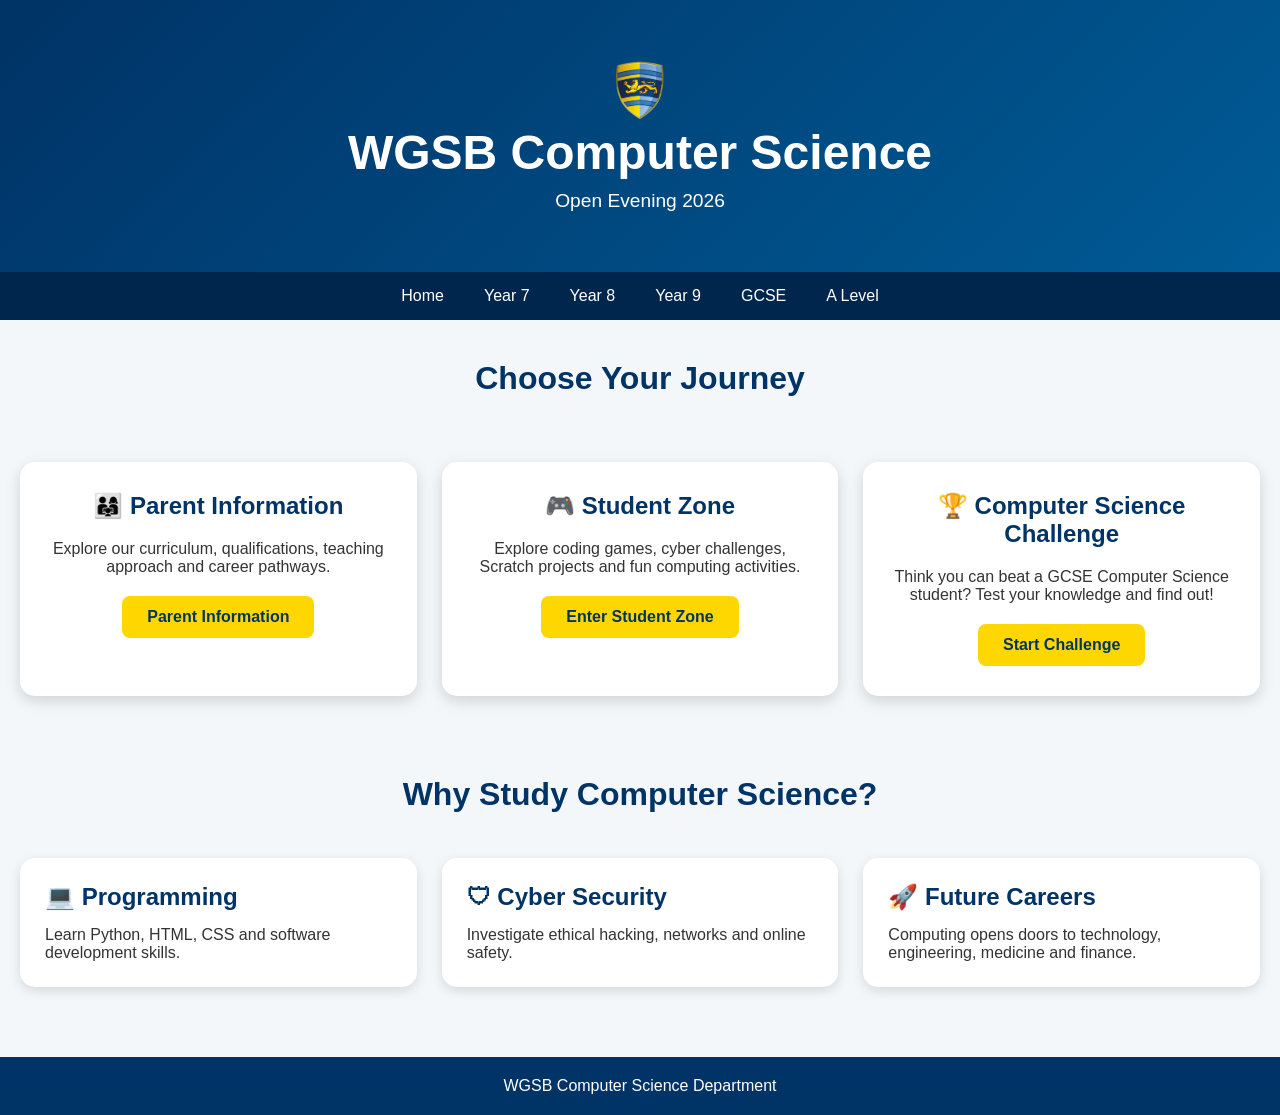
<file: index.html>
<!DOCTYPE html>
<html lang="en">
<head>
    <title>WGSB Computer Science</title>
    <meta charset="UTF-8">
    <link rel="stylesheet" href="mainstyle.css">
</head>
<body>
<header class="hero">
	<img src="Transparent shield high res.PNG" width="50"> 
	<h1>WGSB Computer Science</h1>
    <p>Open Evening 2026</p>
</header>

<nav class="navbar">
    <ul class="nav-list">
        <li><a href="index.html">Home</a></li>
        <li><a href="Key-Stage-3-7.html">Year 7</a></li>
        <li><a href="Key-Stage-3-8.html">Year 8</a></li>
        <li><a href="Key-Stage-3-9.html">Year 9</a></li>
		<li><a href="Key-Stage-4.html">GCSE</a></li>
        <li><a href="Key-Stage-5.html">A Level</a></li>
    </ul>
</nav>

<h2 class="section-title">Choose Your Journey</h2>

<div class="portal-container">

    <!-- Parent Area -->

    <div class="portal">

        <h2>👨‍👩‍👧 Parent Information</h2>

        <p>
            Explore our curriculum, qualifications,
            teaching approach and career pathways.
        </p>

        <a href="Key-Stage-3-7.html" class="btn">
            Parent Information
        </a>

    </div>

    <!-- Student Area -->

    <div class="portal">

        <h2>🎮 Student Zone</h2>

        <p>
            Explore coding games, cyber challenges,
            Scratch projects and fun computing activities.
        </p>

        <a href="Student-Zone.html" class="btn">
            Enter Student Zone
        </a>

    </div>

    <!-- Coding Challenge -->

    <div class="portal">

        <h2>🏆 Computer Science Challenge</h2>

        <p>
            Think you can beat a GCSE Computer Science
            student? Test your knowledge and find out!
        </p>

        <a href="coding-challenge.html" class="btn">
            Start Challenge
        </a>

    </div>

</div>

<section>

<h2 class="section-title">Why Study Computer Science?</h2>

<div class="card-container">

<div class="card">
<h2>💻 Programming</h2>
<p>Learn Python, HTML, CSS and software development skills.</p>
</div>

<div class="card">
<h2>🛡 Cyber Security</h2>
<p>Investigate ethical hacking, networks and online safety.</p>
</div>

<div class="card">
<h2>🚀 Future Careers</h2>
<p>Computing opens doors to technology, engineering, medicine and finance.</p>
</div>

</div>

</section>

<footer>
WGSB Computer Science Department
</footer>

</body>
</html>
</file>
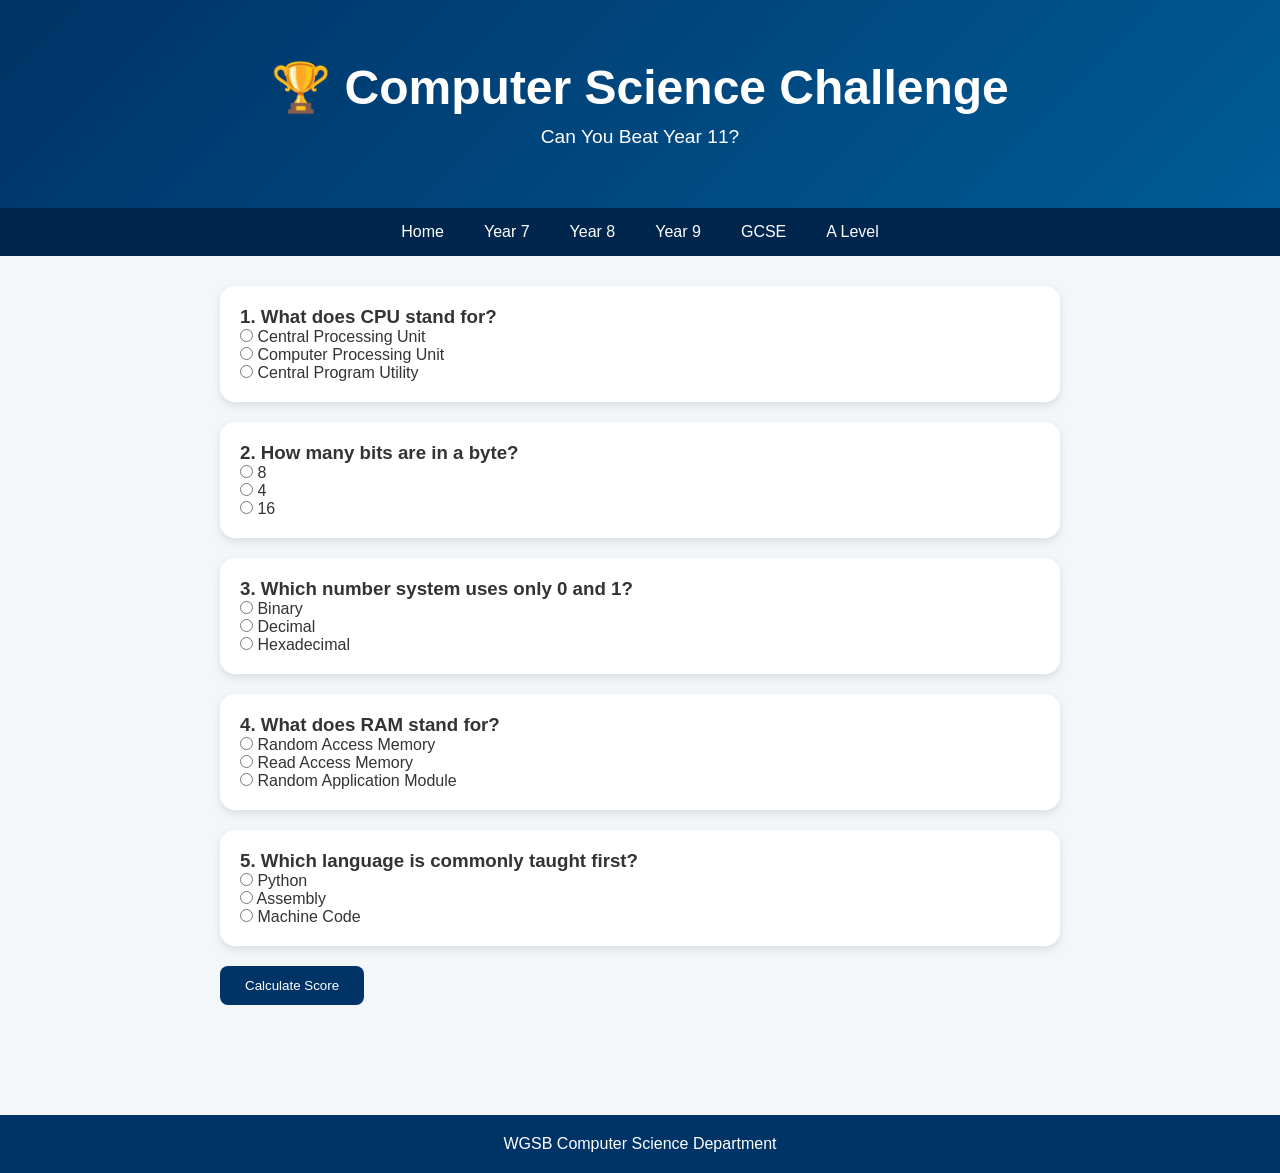
<file: coding-challenge.html>
<!DOCTYPE html>
<html lang="en">
<head>
<meta charset="UTF-8">
<title>WGSB Computer Science</title>
<link rel="stylesheet" href="mainstyle.css">

<style>

.quiz-container{
max-width:900px;
margin:auto;
padding:30px;
}

.question{
background:white;
padding:20px;
margin-bottom:20px;
border-radius:15px;
box-shadow:0 4px 10px rgba(0,0,0,.1);
}

button{
background:#003366;
color:white;
padding:12px 25px;
border:none;
border-radius:8px;
cursor:pointer;
}

button:hover{
background:#005b96;
}

#result{
font-size:2rem;
text-align:center;
margin-top:30px;
font-weight:bold;
}

</style>

</head>

<body>
<header class="hero">
<h1>🏆 Computer Science Challenge</h1>
<p>Can You Beat Year 11?</p>
</header>

<nav class="navbar">
    <ul class="nav-list">
        <li><a href="index.html">Home</a></li>
        <li><a href="Key-Stage-3-7.html">Year 7</a></li>
        <li><a href="Key-Stage-3-8.html">Year 8</a></li>
        <li><a href="Key-Stage-3-9.html">Year 9</a></li>
		<li><a href="Key-Stage-4.html">GCSE</a></li>
        <li><a href="Key-Stage-5.html">A Level</a></li>
    </ul>
</nav>

<div class="quiz-container">

<form id="quiz">

<div class="question">
<h3>1. What does CPU stand for?</h3>

<label><input type="radio" name="q1" value="1"> Central Processing Unit</label><br>
<label><input type="radio" name="q1" value="0"> Computer Processing Unit</label><br>
<label><input type="radio" name="q1" value="0"> Central Program Utility</label>

</div>

<div class="question">
<h3>2. How many bits are in a byte?</h3>

<label><input type="radio" name="q2" value="1"> 8</label><br>
<label><input type="radio" name="q2" value="0"> 4</label><br>
<label><input type="radio" name="q2" value="0"> 16</label>

</div>

<div class="question">
<h3>3. Which number system uses only 0 and 1?</h3>

<label><input type="radio" name="q3" value="1"> Binary</label><br>
<label><input type="radio" name="q3" value="0"> Decimal</label><br>
<label><input type="radio" name="q3" value="0"> Hexadecimal</label>

</div>

<div class="question">
<h3>4. What does RAM stand for?</h3>

<label><input type="radio" name="q4" value="1"> Random Access Memory</label><br>
<label><input type="radio" name="q4" value="0"> Read Access Memory</label><br>
<label><input type="radio" name="q4" value="0"> Random Application Module</label>

</div>

<div class="question">
<h3>5. Which language is commonly taught first?</h3>

<label><input type="radio" name="q5" value="1"> Python</label><br>
<label><input type="radio" name="q5" value="0"> Assembly</label><br>
<label><input type="radio" name="q5" value="0"> Machine Code</label>

</div>

<button type="button" onclick="markQuiz()">
Calculate Score
</button>

</form>

<div id="result"></div>

</div>

<script>

function markQuiz(){

let score=0;

for(let i=1;i<=5;i++){

let answer=document.querySelector('input[name="q'+i+'"]:checked');

if(answer){
score += Number(answer.value);
}

}

let percentage=(score/5)*100;

document.getElementById("result").innerHTML=
"Your Score: "+score+"/5 ("+percentage+"%)";

}

</script>

<footer>
    WGSB Computer Science Department
</footer>
</body>

</html>
</file>
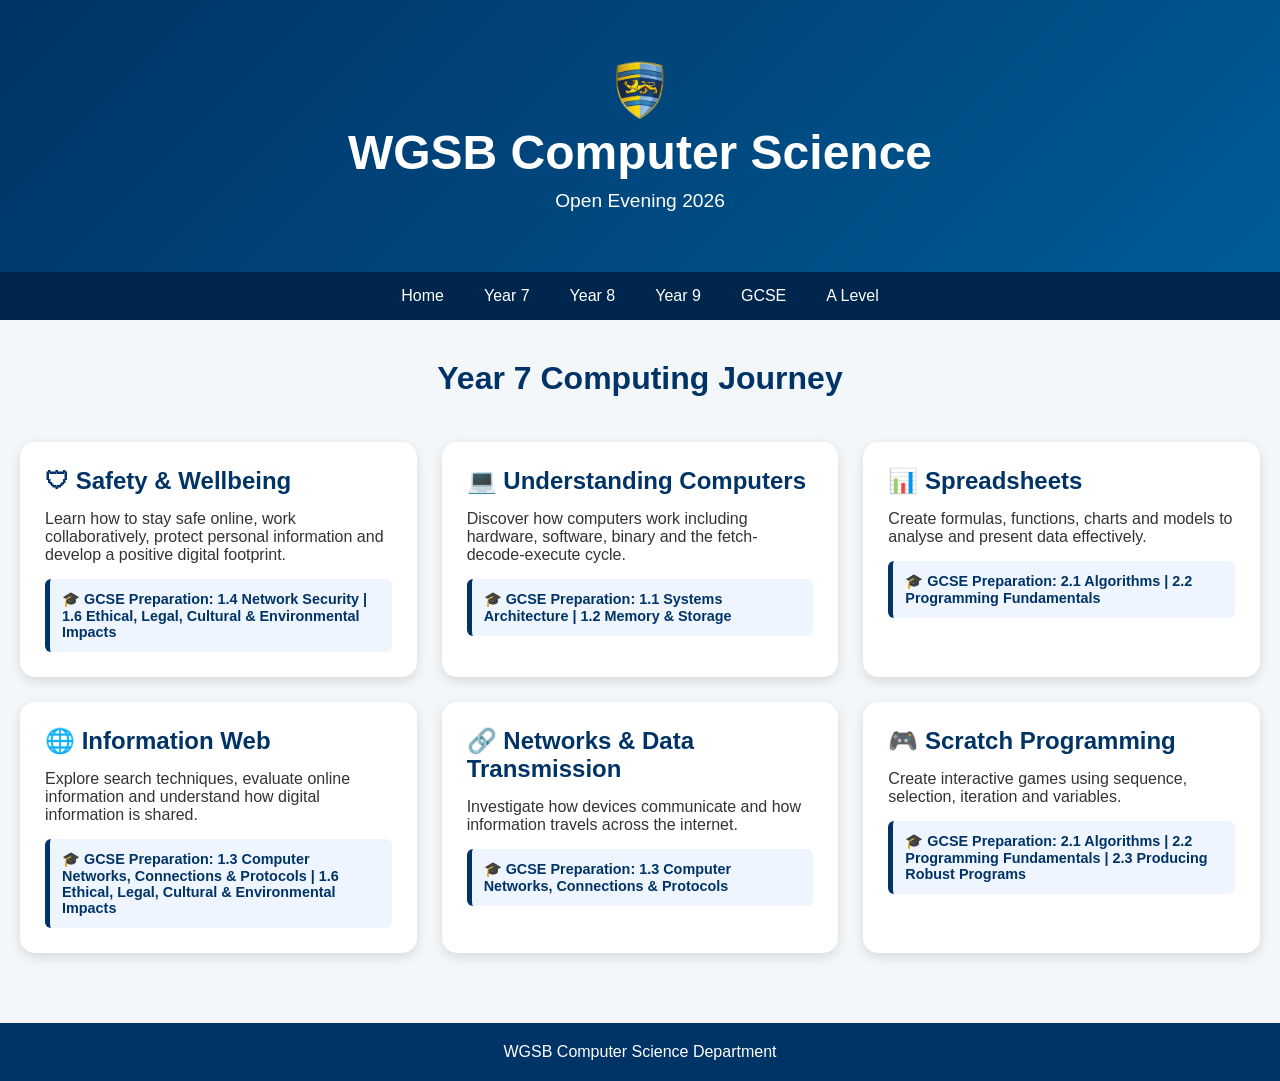
<file: Key-Stage-3-7.html>
<!DOCTYPE html>
<html lang="en">
<head>
    <title>WGSB Computer Science</title>
    <meta charset="UTF-8">
    <link rel="stylesheet" href="mainstyle.css">
</head>
<body>
<header class="hero">
	<img src="Transparent shield high res.PNG" width="50"> 
	<h1>WGSB Computer Science</h1>
    <p>Open Evening 2026</p>
</header>

<nav class="navbar">
    <ul class="nav-list">
        <li><a href="index.html">Home</a></li>
        <li><a href="Key-Stage-3-7.html">Year 7</a></li>
        <li><a href="Key-Stage-3-8.html">Year 8</a></li>
        <li><a href="Key-Stage-3-9.html">Year 9</a></li>
		<li><a href="Key-Stage-4.html">GCSE</a></li>
        <li><a href="Key-Stage-5.html">A Level</a></li>
    </ul>
</nav>
<h2 class="section-title">Year 7 Computing Journey</h2>

<div class="card-container">

<div class="card">
<h2>🛡 Safety & Wellbeing</h2>

<p>
Learn how to stay safe online, work collaboratively,
protect personal information and develop a positive digital footprint.
</p>

<p class="gcse-link">
🎓 GCSE Preparation: 1.4 Network Security |
1.6 Ethical, Legal, Cultural & Environmental Impacts
</p>
</div>

<div class="card">
<h2>💻 Understanding Computers</h2>

<p>
Discover how computers work including hardware,
software, binary and the fetch-decode-execute cycle.
</p>

<p class="gcse-link">
🎓 GCSE Preparation: 1.1 Systems Architecture |
1.2 Memory & Storage
</p>
</div>

<div class="card">
<h2>📊 Spreadsheets</h2>

<p>
Create formulas, functions, charts and models to
analyse and present data effectively.
</p>

<p class="gcse-link">
🎓 GCSE Preparation: 2.1 Algorithms |
2.2 Programming Fundamentals
</p>
</div>

<div class="card">
<h2>🌐 Information Web</h2>

<p>
Explore search techniques, evaluate online information
and understand how digital information is shared.
</p>

<p class="gcse-link">
🎓 GCSE Preparation: 1.3 Computer Networks,
Connections & Protocols |
1.6 Ethical, Legal, Cultural & Environmental Impacts
</p>
</div>

<div class="card">
<h2>🔗 Networks & Data Transmission</h2>

<p>
Investigate how devices communicate and how
information travels across the internet.
</p>

<p class="gcse-link">
🎓 GCSE Preparation: 1.3 Computer Networks,
Connections & Protocols
</p>
</div>

<div class="card">
<h2>🎮 Scratch Programming</h2>

<p>
Create interactive games using sequence,
selection, iteration and variables.
</p>

<p class="gcse-link">
🎓 GCSE Preparation: 2.1 Algorithms |
2.2 Programming Fundamentals |
2.3 Producing Robust Programs
</p>
</div>

</div>

<footer>
    WGSB Computer Science Department
</footer>

</body>
</html>
</file>
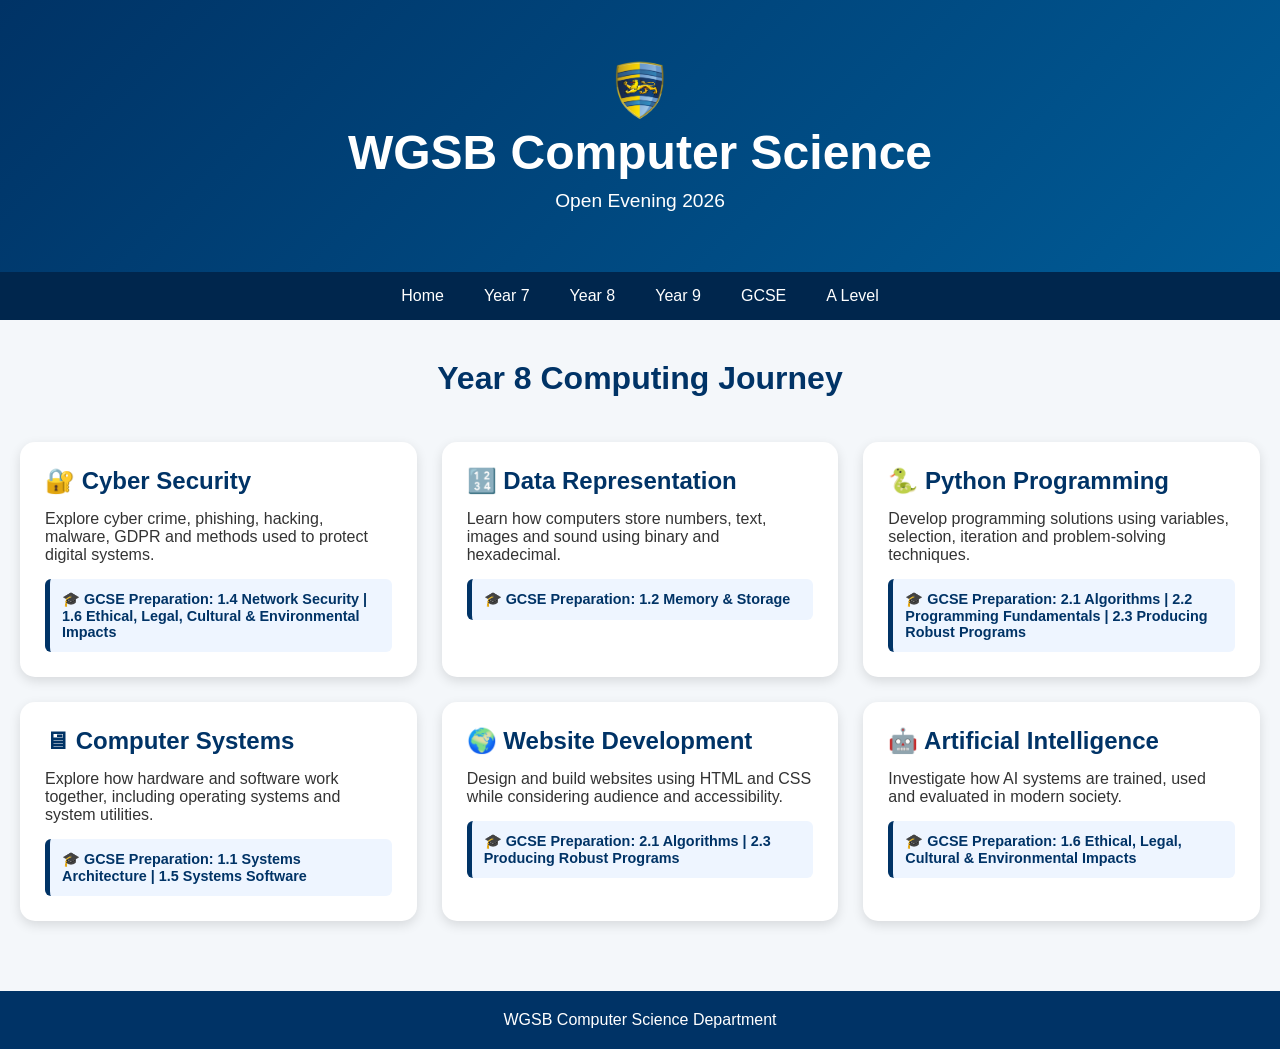
<file: Key-Stage-3-8.html>
<!DOCTYPE html>
<html lang="en">
<head>
    <title>WGSB Computer Science</title>
    <meta charset="UTF-8">
    <link rel="stylesheet" href="mainstyle.css">
</head>
<body>
<header class="hero">
	<img src="Transparent shield high res.PNG" width="50"> 
	<h1>WGSB Computer Science</h1>
    <p>Open Evening 2026</p>
</header>

<nav class="navbar">
    <ul class="nav-list">
        <li><a href="index.html">Home</a></li>
        <li><a href="Key-Stage-3-7.html">Year 7</a></li>
        <li><a href="Key-Stage-3-8.html">Year 8</a></li>
        <li><a href="Key-Stage-3-9.html">Year 9</a></li>
		<li><a href="Key-Stage-4.html">GCSE</a></li>
        <li><a href="Key-Stage-5.html">A Level</a></li>
    </ul>
</nav>
<h2 class="section-title">Year 8 Computing Journey</h2>

<div class="card-container">

<div class="card">
<h2>🔐 Cyber Security</h2>

<p>
Explore cyber crime, phishing, hacking, malware,
GDPR and methods used to protect digital systems.
</p>

<p class="gcse-link">
🎓 GCSE Preparation: 1.4 Network Security |
1.6 Ethical, Legal, Cultural & Environmental Impacts
</p>
</div>

<div class="card">
<h2>🔢 Data Representation</h2>

<p>
Learn how computers store numbers, text, images
and sound using binary and hexadecimal.
</p>

<p class="gcse-link">
🎓 GCSE Preparation: 1.2 Memory & Storage
</p>
</div>

<div class="card">
<h2>🐍 Python Programming</h2>

<p>
Develop programming solutions using variables,
selection, iteration and problem-solving techniques.
</p>

<p class="gcse-link">
🎓 GCSE Preparation: 2.1 Algorithms |
2.2 Programming Fundamentals |
2.3 Producing Robust Programs
</p>
</div>

<div class="card">
<h2>🖥 Computer Systems</h2>

<p>
Explore how hardware and software work together,
including operating systems and system utilities.
</p>

<p class="gcse-link">
🎓 GCSE Preparation: 1.1 Systems Architecture |
1.5 Systems Software
</p>
</div>

<div class="card">
<h2>🌍 Website Development</h2>

<p>
Design and build websites using HTML and CSS
while considering audience and accessibility.
</p>

<p class="gcse-link">
🎓 GCSE Preparation: 2.1 Algorithms |
2.3 Producing Robust Programs
</p>
</div>

<div class="card">
<h2>🤖 Artificial Intelligence</h2>

<p>
Investigate how AI systems are trained,
used and evaluated in modern society.
</p>

<p class="gcse-link">
🎓 GCSE Preparation:
1.6 Ethical, Legal, Cultural & Environmental Impacts
</p>
</div>

</div>
<footer>
    WGSB Computer Science Department
</footer>
</body>

</html>
</file>
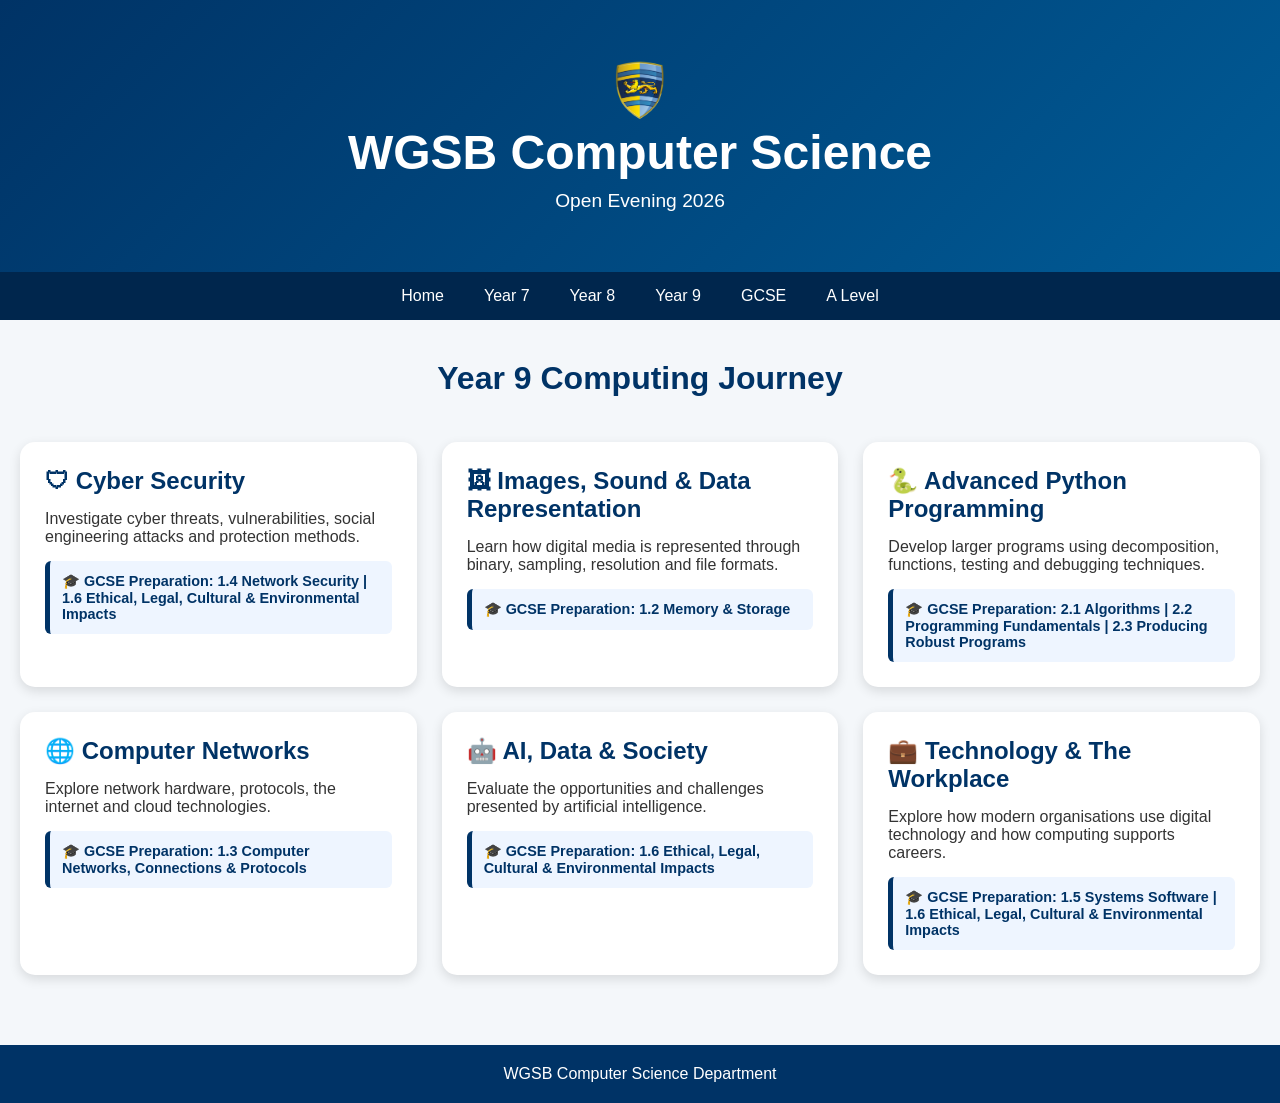
<file: Key-Stage-3-9.html>
<!DOCTYPE html>
<html lang="en">
<head>
    <title>WGSB Computer Science</title>
    <meta charset="UTF-8">
    <link rel="stylesheet" href="mainstyle.css">
</head>
<body>
<header class="hero">
	<img src="Transparent shield high res.PNG" width="50"> 
	<h1>WGSB Computer Science</h1>
    <p>Open Evening 2026</p>
</header>

<nav class="navbar">
    <ul class="nav-list">
        <li><a href="index.html">Home</a></li>
        <li><a href="Key-Stage-3-7.html">Year 7</a></li>
        <li><a href="Key-Stage-3-8.html">Year 8</a></li>
        <li><a href="Key-Stage-3-9.html">Year 9</a></li>
		<li><a href="Key-Stage-4.html">GCSE</a></li>
        <li><a href="Key-Stage-5.html">A Level</a></li>
    </ul>
</nav>
<h2 class="section-title">Year 9 Computing Journey</h2>

<div class="card-container">

<div class="card">
<h2>🛡 Cyber Security</h2>

<p>
Investigate cyber threats, vulnerabilities,
social engineering attacks and protection methods.
</p>

<p class="gcse-link">
🎓 GCSE Preparation:
1.4 Network Security |
1.6 Ethical, Legal, Cultural & Environmental Impacts
</p>
</div>

<div class="card">
<h2>🖼 Images, Sound & Data Representation</h2>

<p>
Learn how digital media is represented through
binary, sampling, resolution and file formats.
</p>

<p class="gcse-link">
🎓 GCSE Preparation:
1.2 Memory & Storage
</p>
</div>

<div class="card">
<h2>🐍 Advanced Python Programming</h2>

<p>
Develop larger programs using decomposition,
functions, testing and debugging techniques.
</p>

<p class="gcse-link">
🎓 GCSE Preparation:
2.1 Algorithms |
2.2 Programming Fundamentals |
2.3 Producing Robust Programs
</p>
</div>

<div class="card">
<h2>🌐 Computer Networks</h2>

<p>
Explore network hardware, protocols,
the internet and cloud technologies.
</p>

<p class="gcse-link">
🎓 GCSE Preparation:
1.3 Computer Networks,
Connections & Protocols
</p>
</div>

<div class="card">
<h2>🤖 AI, Data & Society</h2>

<p>
Evaluate the opportunities and challenges
presented by artificial intelligence.
</p>

<p class="gcse-link">
🎓 GCSE Preparation:
1.6 Ethical, Legal, Cultural & Environmental Impacts
</p>
</div>

<div class="card">
<h2>💼 Technology & The Workplace</h2>

<p>
Explore how modern organisations use digital
technology and how computing supports careers.
</p>

<p class="gcse-link">
🎓 GCSE Preparation:
1.5 Systems Software |
1.6 Ethical, Legal, Cultural & Environmental Impacts
</p>
</div>

</div>
<footer>
    WGSB Computer Science Department
</footer>
</body>

</html>
</file>
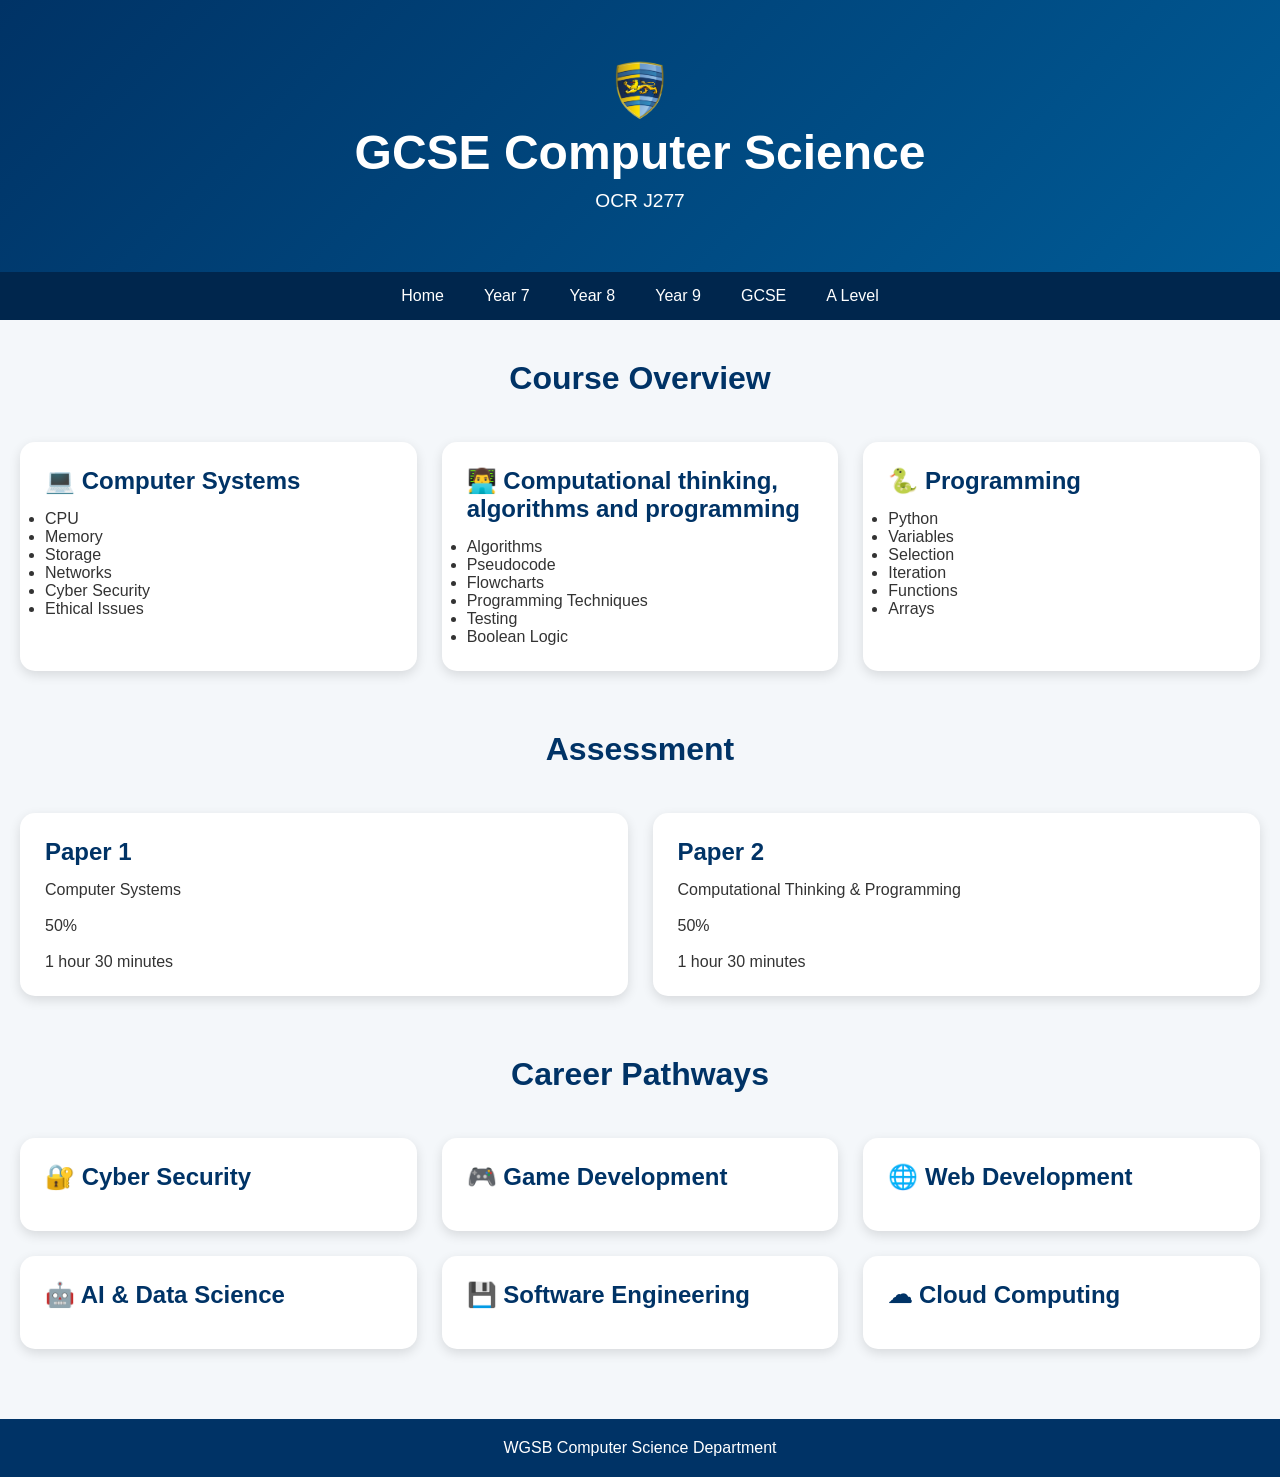
<file: Key-Stage-4.html>
<!DOCTYPE html>
<html lang="en">

<head>
    <title>WGSB Computer Science</title>
    <meta charset="UTF-8">
    <link rel="stylesheet" href="mainstyle.css">
</head>
<body>
<header class="hero">
	<img src="Transparent shield high res.PNG" width="50"> 
<h1>GCSE Computer Science</h1>

<p>OCR J277</p>

</header>

<nav class="navbar">
    <ul class="nav-list">
        <li><a href="index.html">Home</a></li>
        <li><a href="Key-Stage-3-7.html">Year 7</a></li>
        <li><a href="Key-Stage-3-8.html">Year 8</a></li>
        <li><a href="Key-Stage-3-9.html">Year 9</a></li>
		<li><a href="Key-Stage-4.html">GCSE</a></li>
        <li><a href="Key-Stage-5.html">A Level</a></li>
    </ul>
</nav>

<h2 class="section-title">
Course Overview
</h2>

<div class="card-container">

<div class="card">

<h2>💻 Computer Systems</h2>
<ul>
<li>CPU</li>
<li>Memory</li>
<li>Storage</li>
<li>Networks</li>
<li>Cyber Security</li>
<li>Ethical Issues</li>
</ul>

</div>

<div class="card">

<h2>👨‍💻 Computational thinking, algorithms and programming</h2>
<ul>
<li>Algorithms</li>
<li>Pseudocode</li>
<li>Flowcharts</li>
<li>Programming Techniques</li>
<li>Testing</li>
<li>Boolean Logic</li>
</ul>
</div>

<div class="card">

<h2>🐍 Programming</h2>
<ul>
<li>Python</li>
<li>Variables</li>
<li>Selection</li>
<li>Iteration</li>
<li>Functions</li>
<li>Arrays</li>
</ul>

</div>

</div>

<h2 class="section-title">
Assessment
</h2>

<div class="card-container">

<div class="card">

<h2>Paper 1</h2>

<p>
Computer Systems

<br><br>

50%

<br><br>

1 hour 30 minutes
</p>

</div>

<div class="card">

<h2>Paper 2</h2>

<p>
Computational Thinking & Programming

<br><br>

50%

<br><br>

1 hour 30 minutes
</p>

</div>

</div>

<h2 class="section-title">
Career Pathways
</h2>

<div class="card-container">

<div class="card">
<h2>🔐 Cyber Security</h2>
</div>

<div class="card">
<h2>🎮 Game Development</h2>
</div>

<div class="card">
<h2>🌐 Web Development</h2>
</div>

<div class="card">
<h2>🤖 AI & Data Science</h2>
</div>

<div class="card">
<h2>💾 Software Engineering</h2>
</div>

<div class="card">
<h2>☁ Cloud Computing</h2>
</div>

</div>

<footer>

WGSB Computer Science Department

</footer>

</body>

</html>
</file>
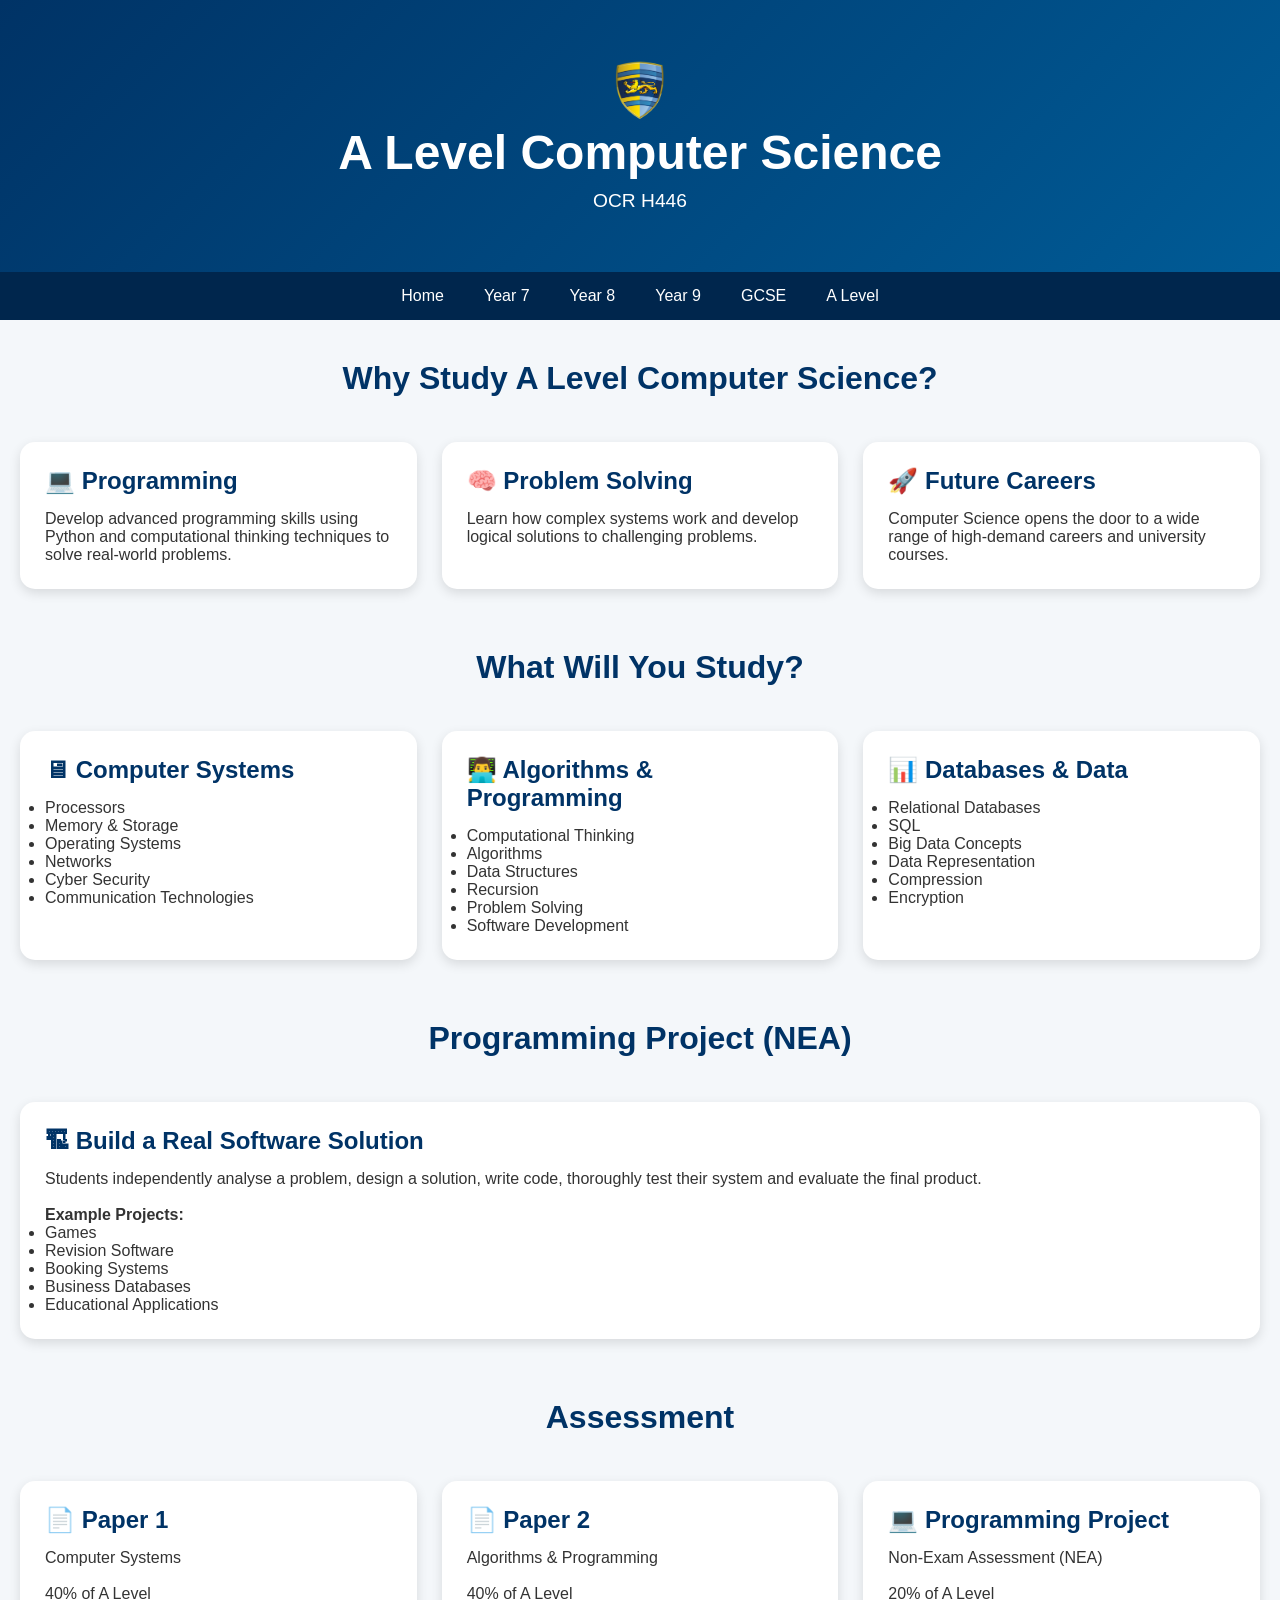
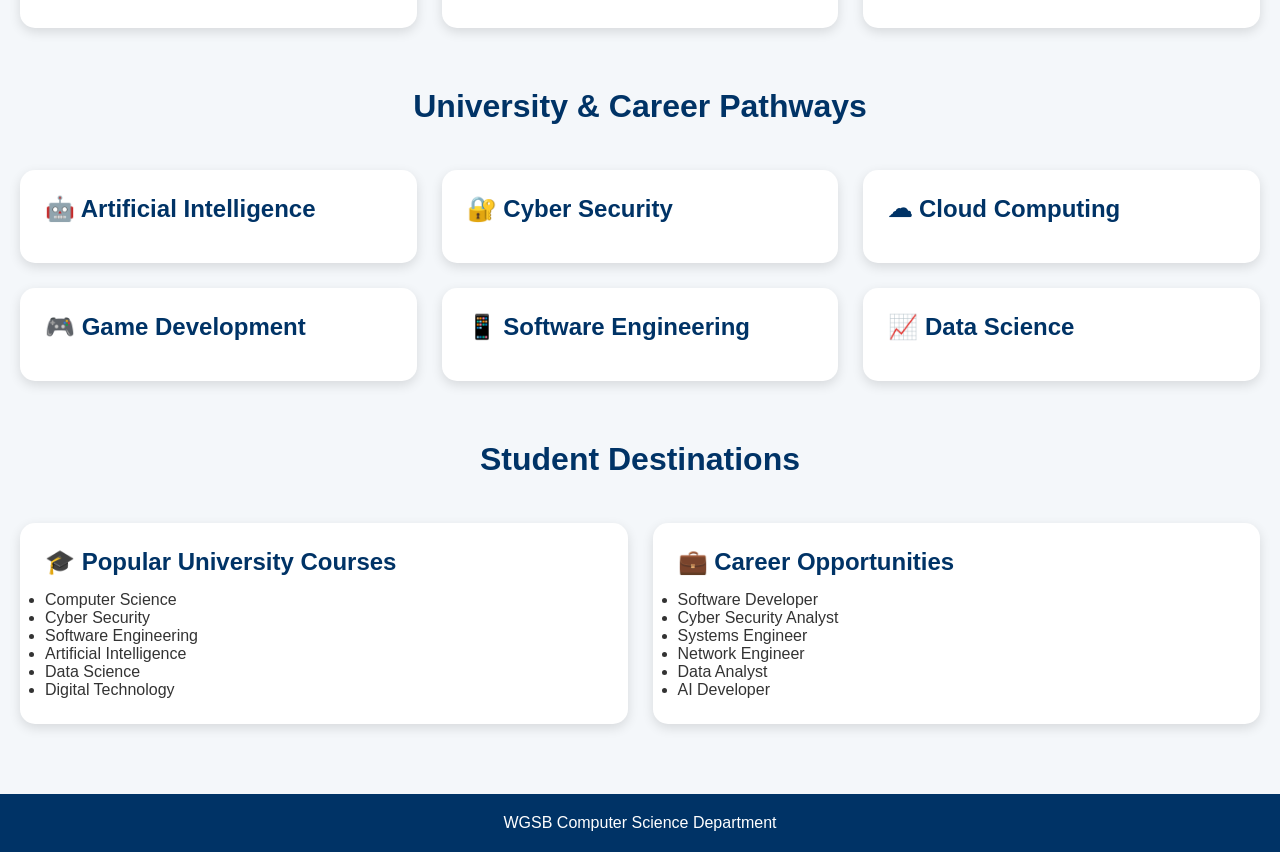
<file: Key-Stage-5.html>
<!DOCTYPE html>
<html lang="en">

<head>
    <title>WGSB Computer Science</title>
    <meta charset="UTF-8">
    <link rel="stylesheet" href="mainstyle.css">
</head>
<body>
<header class="hero">
	<img src="Transparent shield high res.PNG" width="50"> 
    <h1>A Level Computer Science</h1>
    <p>OCR H446</p>
</header>

<nav class="navbar">
    <ul class="nav-list">
        <li><a href="index.html">Home</a></li>
        <li><a href="Key-Stage-3-7.html">Year 7</a></li>
        <li><a href="Key-Stage-3-8.html">Year 8</a></li>
        <li><a href="Key-Stage-3-9.html">Year 9</a></li>
		<li><a href="Key-Stage-4.html">GCSE</a></li>
        <li><a href="Key-Stage-5.html">A Level</a></li>
    </ul>
</nav>

<h2 class="section-title">Why Study A Level Computer Science?</h2>

<div class="card-container">

    <div class="card">
        <h2>💻 Programming</h2>
        <p>
            Develop advanced programming skills using Python and
            computational thinking techniques to solve real-world problems.
        </p>
    </div>

    <div class="card">
        <h2>🧠 Problem Solving</h2>
        <p>
            Learn how complex systems work and develop logical solutions
            to challenging problems.
        </p>
    </div>

    <div class="card">
        <h2>🚀 Future Careers</h2>
        <p>
            Computer Science opens the door to a wide range of
            high-demand careers and university courses.
        </p>
    </div>

</div>

<h2 class="section-title">What Will You Study?</h2>

<div class="card-container">

    <div class="card">
        <h2>🖥 Computer Systems</h2>

        <ul>
            <li>Processors</li>
            <li>Memory & Storage</li>
            <li>Operating Systems</li>
            <li>Networks</li>
            <li>Cyber Security</li>
            <li>Communication Technologies</li>
        </ul>
    </div>

    <div class="card">
        <h2>👨‍💻 Algorithms & Programming</h2>

        <ul>
            <li>Computational Thinking</li>
            <li>Algorithms</li>
            <li>Data Structures</li>
            <li>Recursion</li>
            <li>Problem Solving</li>
            <li>Software Development</li>
        </ul>
    </div>

    <div class="card">
        <h2>📊 Databases & Data</h2>

        <ul>
            <li>Relational Databases</li>
            <li>SQL</li>
            <li>Big Data Concepts</li>
            <li>Data Representation</li>
            <li>Compression</li>
            <li>Encryption</li>
        </ul>
    </div>

</div>

<h2 class="section-title">Programming Project (NEA)</h2>

<div class="card-container">

    <div class="card">

        <h2>🏗 Build a Real Software Solution</h2>

        <p>
            Students independently analyse a problem, design a solution,
            write code, thoroughly test their system and evaluate
            the final product.
        </p>

        <br>

        <strong>Example Projects:</strong>

        <ul>
            <li>Games</li>
            <li>Revision Software</li>
            <li>Booking Systems</li>
            <li>Business Databases</li>
            <li>Educational Applications</li>
        </ul>

    </div>

</div>

<h2 class="section-title">Assessment</h2>

<div class="card-container">

    <div class="card">

        <h2>📄 Paper 1</h2>

        <p>
            Computer Systems
        </p>

        <br>

        <p>
            40% of A Level
        </p>

    </div>

    <div class="card">

        <h2>📄 Paper 2</h2>

        <p>
            Algorithms & Programming
        </p>

        <br>

        <p>
            40% of A Level
        </p>

    </div>

    <div class="card">

        <h2>💻 Programming Project</h2>

        <p>
            Non-Exam Assessment (NEA)
        </p>

        <br>

        <p>
            20% of A Level
        </p>

    </div>

</div>

<h2 class="section-title">University & Career Pathways</h2>

<div class="card-container">

    <div class="card">
        <h2>🤖 Artificial Intelligence</h2>
    </div>

    <div class="card">
        <h2>🔐 Cyber Security</h2>
    </div>

    <div class="card">
        <h2>☁ Cloud Computing</h2>
    </div>

    <div class="card">
        <h2>🎮 Game Development</h2>
    </div>

    <div class="card">
        <h2>📱 Software Engineering</h2>
    </div>

    <div class="card">
        <h2>📈 Data Science</h2>
    </div>

</div>

<h2 class="section-title">Student Destinations</h2>

<div class="card-container">

    <div class="card">

        <h2>🎓 Popular University Courses</h2>

        <ul>
            <li>Computer Science</li>
            <li>Cyber Security</li>
            <li>Software Engineering</li>
            <li>Artificial Intelligence</li>
            <li>Data Science</li>
            <li>Digital Technology</li>
        </ul>

    </div>

    <div class="card">

        <h2>💼 Career Opportunities</h2>

        <ul>
            <li>Software Developer</li>
            <li>Cyber Security Analyst</li>
            <li>Systems Engineer</li>
            <li>Network Engineer</li>
            <li>Data Analyst</li>
            <li>AI Developer</li>
        </ul>

    </div>

</div>

<footer>
    WGSB Computer Science Department
</footer>

</body>
</html>
</file>
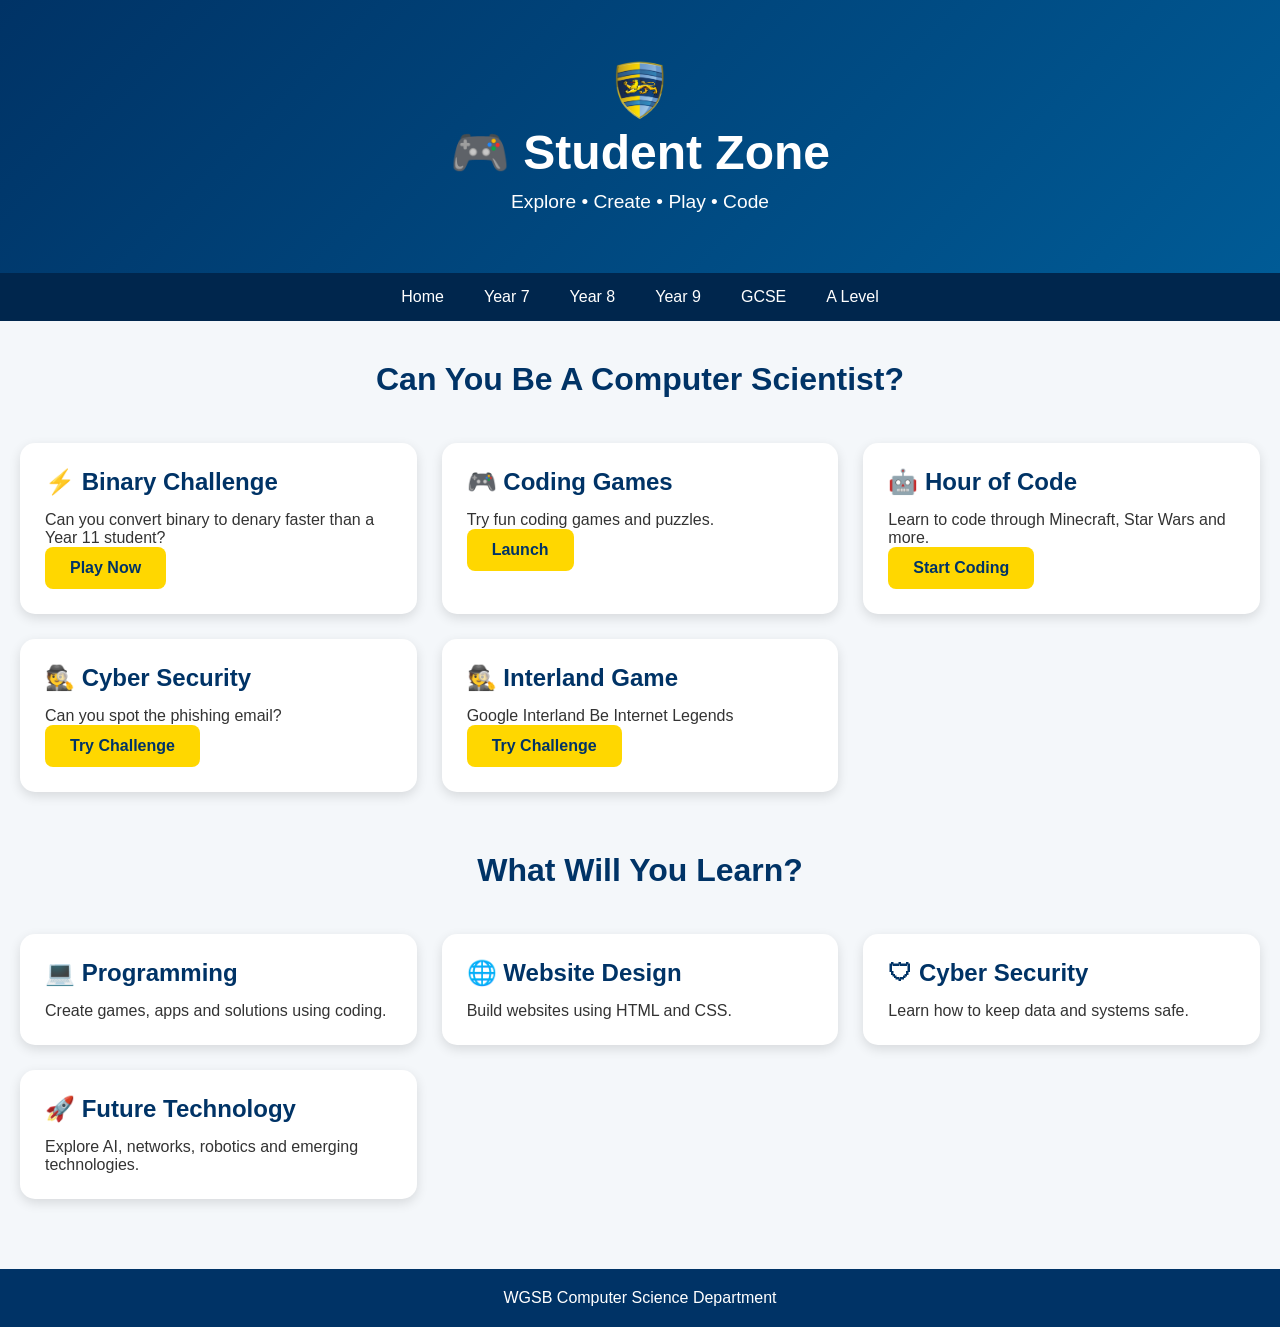
<file: Student-Zone.html>
<!DOCTYPE html>
<html lang="en">

<head>
    <title>WGSB Computer Science</title>
    <meta charset="UTF-8">
    <link rel="stylesheet" href="mainstyle.css">
</head>
<body>
<header class="hero">
	<img src="Transparent shield high res.PNG" width="50"> 
	<h1>🎮 Student Zone</h1>
    <p>Explore • Create • Play • Code</p>
</header>

<nav class="navbar">
    <ul class="nav-list">
        <li><a href="index.html">Home</a></li>
        <li><a href="Key-Stage-3-7.html">Year 7</a></li>
        <li><a href="Key-Stage-3-8.html">Year 8</a></li>
        <li><a href="Key-Stage-3-9.html">Year 9</a></li>
		<li><a href="Key-Stage-4.html">GCSE</a></li>
        <li><a href="Key-Stage-5.html">A Level</a></li>
    </ul>
</nav>

<h2 class="section-title">
Can You Be A Computer Scientist?
</h2>

<div class="card-container">

<div class="card">
<h2>⚡ Binary Challenge</h2>
<p>
Can you convert binary to denary faster than a Year 11 student?
</p>
<a class="btn" href="https://learningcontent.cisco.com/games/binary/index.html" target="_blank">Play Now</a>
</div>

<div class="card">
<h2>🎮 Coding Games</h2>
<p>
Try fun coding games and puzzles.
</p>
<a class="btn" href="https://projects.raspberrypi.org/en/projects/archery"target="_blank">Launch</a>
</div>

<div class="card">
<h2>🤖 Hour of Code</h2>
<p>
Learn to code through Minecraft, Star Wars and more.
</p>
<a class="btn" href="https://studio.code.org/courses/mc/units/1/lessons/1/levels/1?viewAs=Instructor" target="_blank">Start Coding</a>
</div>

<div class="card">
<h2>🕵️ Cyber Security</h2>
<p>
Can you spot the phishing email?
</p>
<a class="btn" href="https://phishingquiz.withgoogle.com/?hl=en-GB" target="_blank">Try Challenge</a>
</div>

<div class="card">
<h2>🕵️ Interland Game</h2>
<p>
Google Interland Be Internet Legends
</p>
<a class="btn" href="https://beinternetlegends.withgoogle.com/en_uk/interland" target="_blank">Try Challenge</a>
</div>

</div>

<h2 class="section-title">
What Will You Learn?
</h2>

<div class="card-container">

<div class="card">
<h2>💻 Programming</h2>
<p>
Create games, apps and solutions using coding.
</p>
</div>

<div class="card">
<h2>🌐 Website Design</h2>
<p>
Build websites using HTML and CSS.
</p>
</div>

<div class="card">
<h2>🛡 Cyber Security</h2>
<p>
Learn how to keep data and systems safe.
</p>
</div>

<div class="card">
<h2>🚀 Future Technology</h2>
<p>
Explore AI, networks, robotics and emerging technologies.
</p>
</div>

</div>

<footer>
WGSB Computer Science Department
</footer>

</body>
</html>
</file>
<file: mainstyle.css>
* {
    margin: 0;
    padding: 0;
    box-sizing: border-box;
}

body {
    font-family: 'Segoe UI', Tahoma, sans-serif;
    background: #f4f7fa;
    color: #333;
}

/* Header */

.hero {
    background: linear-gradient(135deg,#003366,#005b96);
    color: white;
    text-align: center;
    padding: 60px 20px;
}

.hero h1 {
    font-size: 3rem;
    margin-bottom: 10px;
}

.hero p {
    font-size: 1.2rem;
}

/* Navigation */

.navbar {
    background: #00264d;
    position: sticky;
    top: 0;
    z-index: 100;
}

.nav-list {
    display: flex;
    justify-content: center;
    list-style: none;
    flex-wrap: wrap;
}

.nav-list li a {
    display: block;
    color: white;
    padding: 15px 20px;
    text-decoration: none;
    transition: 0.3s;
}

.nav-list li a:hover {
    background: #ffd700;
    color: #003366;
}

/* Main sections */

.section-title {
    text-align: center;
    font-size: 2rem;
    margin: 40px 0 25px 0;
    color: #003366;
}

/* Cards */

.card-container {
    display: grid;
    grid-template-columns: repeat(auto-fit,minmax(300px,1fr));
    gap: 25px;
    max-width: 1400px;
    margin: auto;
    padding: 20px;
}

.card {
    background: white;
    border-radius: 15px;
    padding: 25px;
    box-shadow: 0 4px 12px rgba(0,0,0,0.12);
    transition: 0.3s;
}

.card:hover {
    transform: translateY(-5px);
}

.card h2 {
    color: #003366;
    margin-bottom: 15px;
}
.gcse-link{
    margin-top:15px;
    padding:12px;
    background:#eef5ff;
    border-left:5px solid #003366;
    border-radius:6px;
    font-size:0.9rem;
    color:#003366;
    font-weight:600;
}
/* Parent / Student portal */

.portal-container {
    display: grid;
    grid-template-columns: repeat(auto-fit,minmax(320px,1fr));
    gap: 25px;
    max-width: 1400px;
    margin: auto;
    padding: 40px 20px;
}

.portal {
    background: white;
    border-radius: 15px;
    padding: 30px;
    text-align: center;
    box-shadow: 0 5px 15px rgba(0,0,0,.15);
    transition: 0.3s;
}

.portal:hover{
    transform: translateY(-8px);
}

.portal h2 {
    color: #003366;
    margin-bottom: 20px;
}

.portal p {
    margin-bottom: 20px;
}

.btn {
    display: inline-block;
    background: #ffd700;
    color: #003366;
    text-decoration: none;
    padding: 12px 25px;
    border-radius: 8px;
    font-weight: bold;
}

.btn:hover {
    background: #003366;
    color: white;
}

footer {
    margin-top: 50px;
    background: #003366;
    color: white;
    text-align: center;
    padding: 20px;
}

@media(max-width:768px){
    .hero h1{
        font-size:2rem;
    }

    .portal{
        width:100%;
    }
}
</file>
